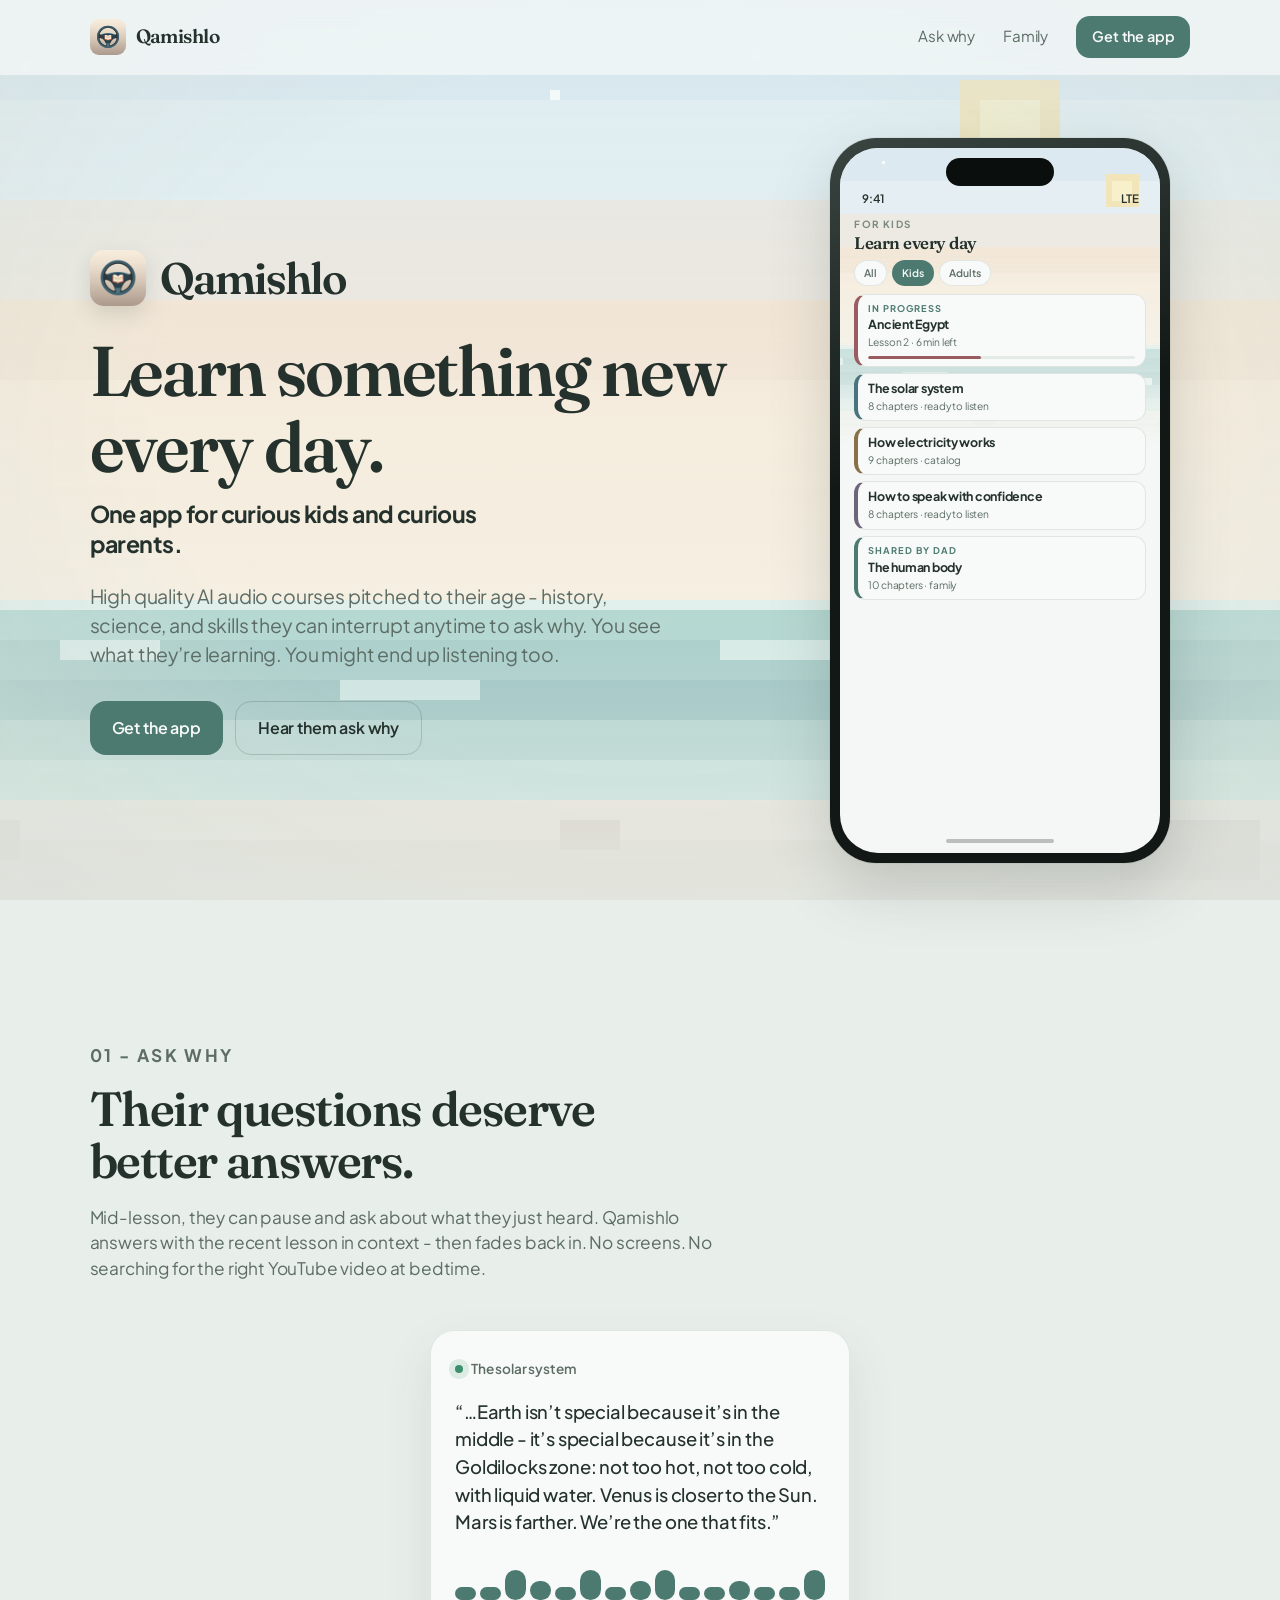
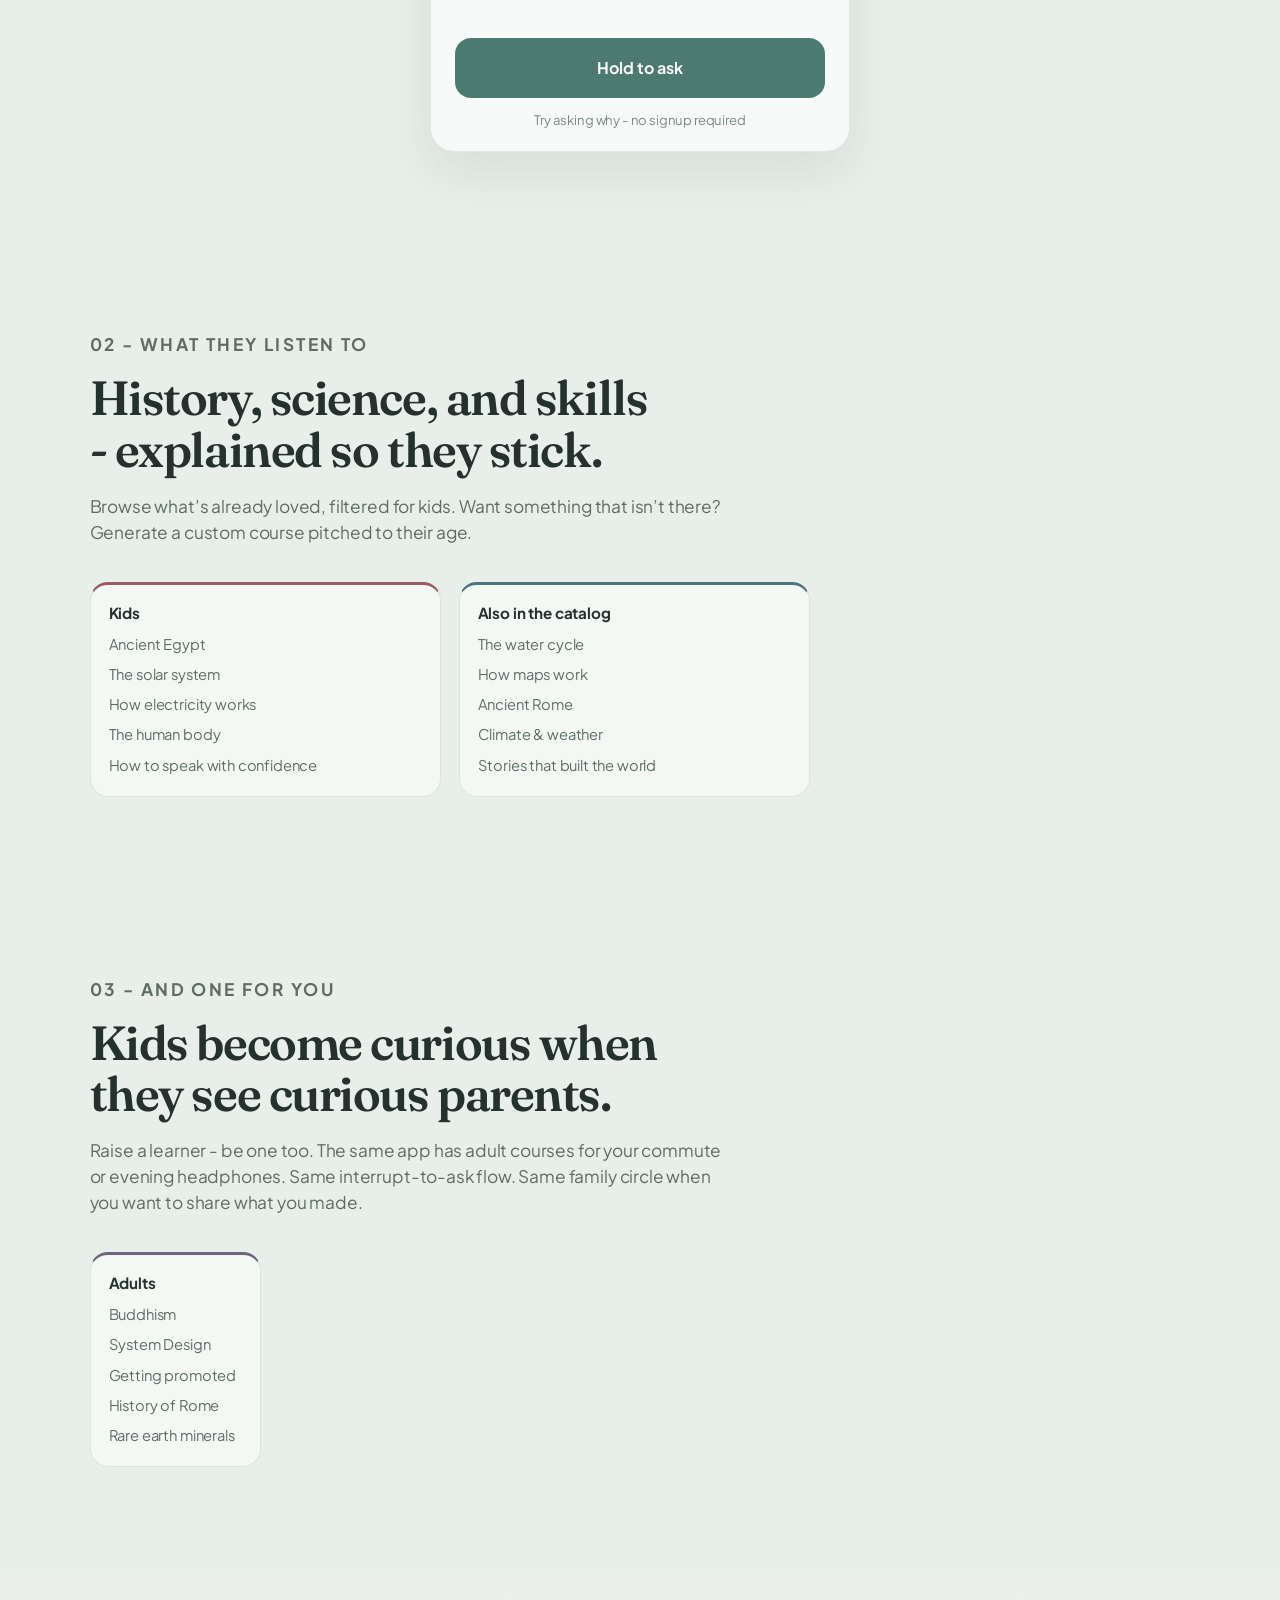
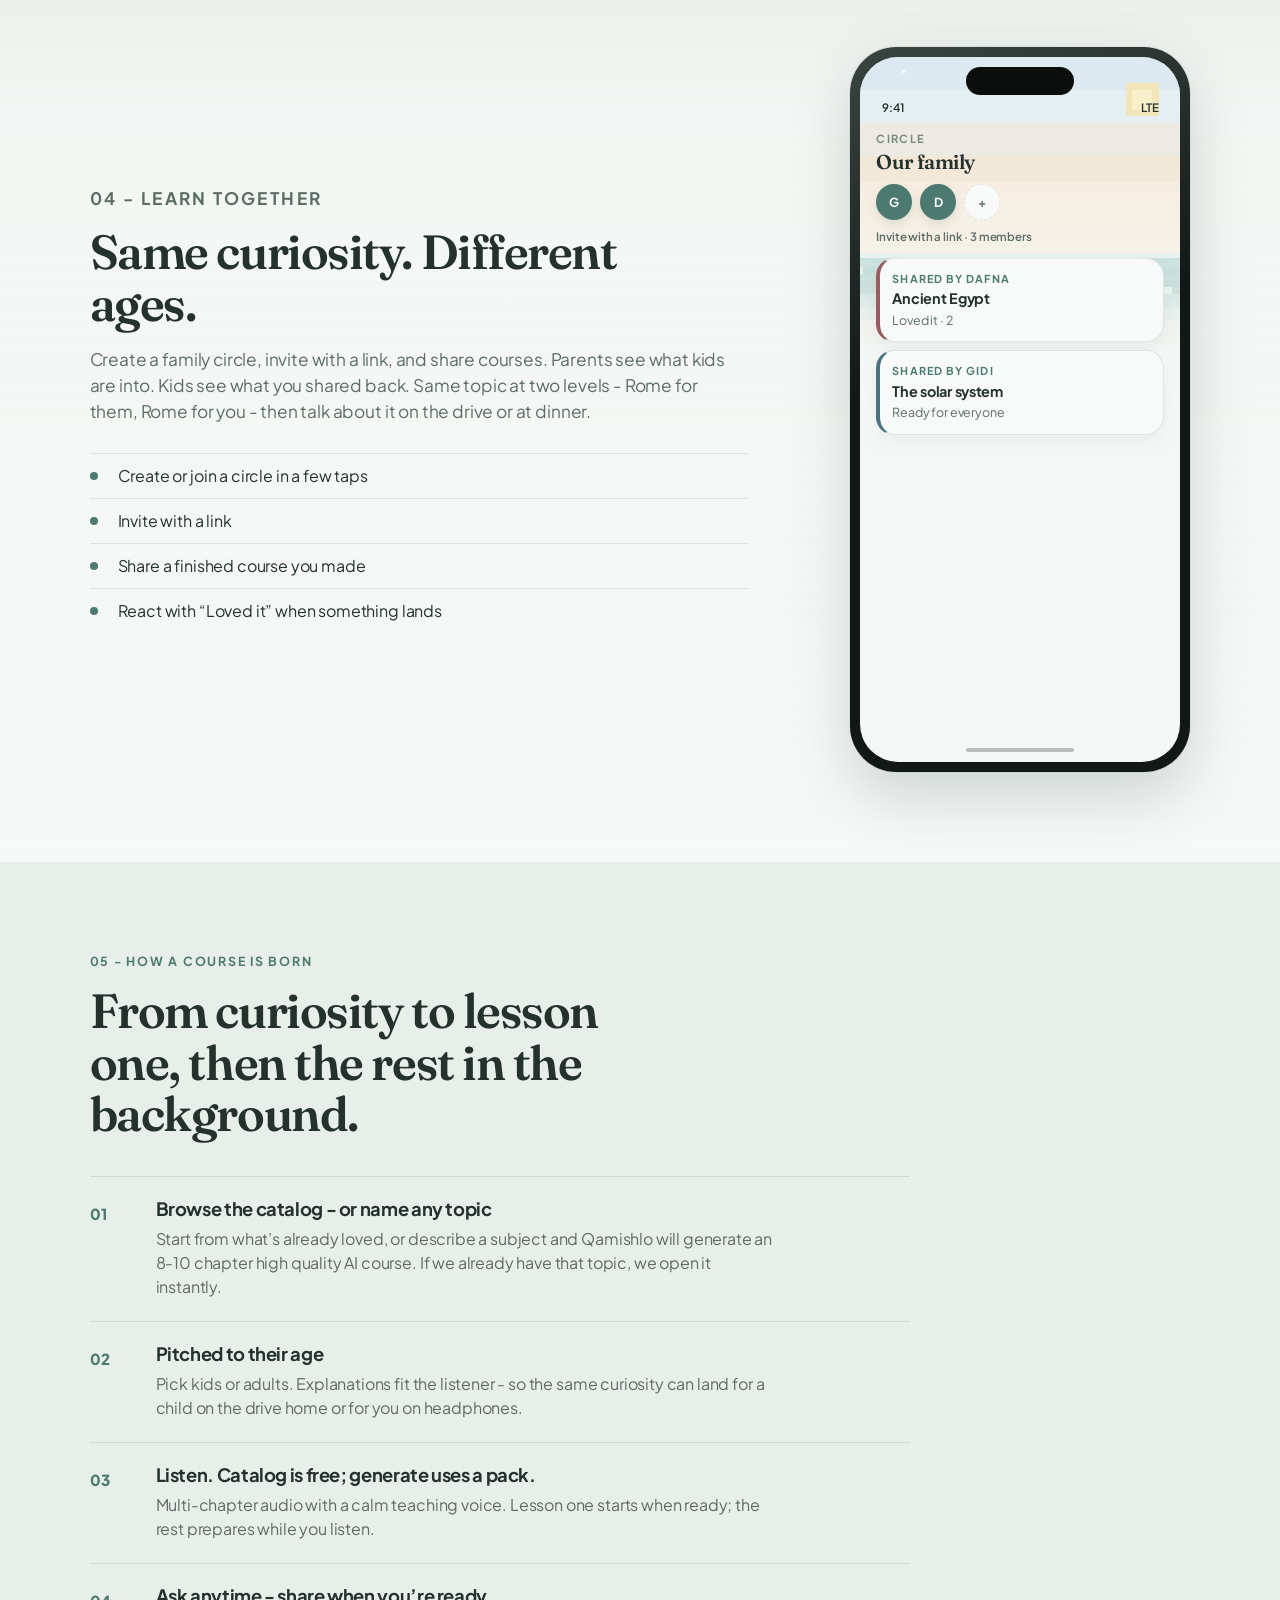
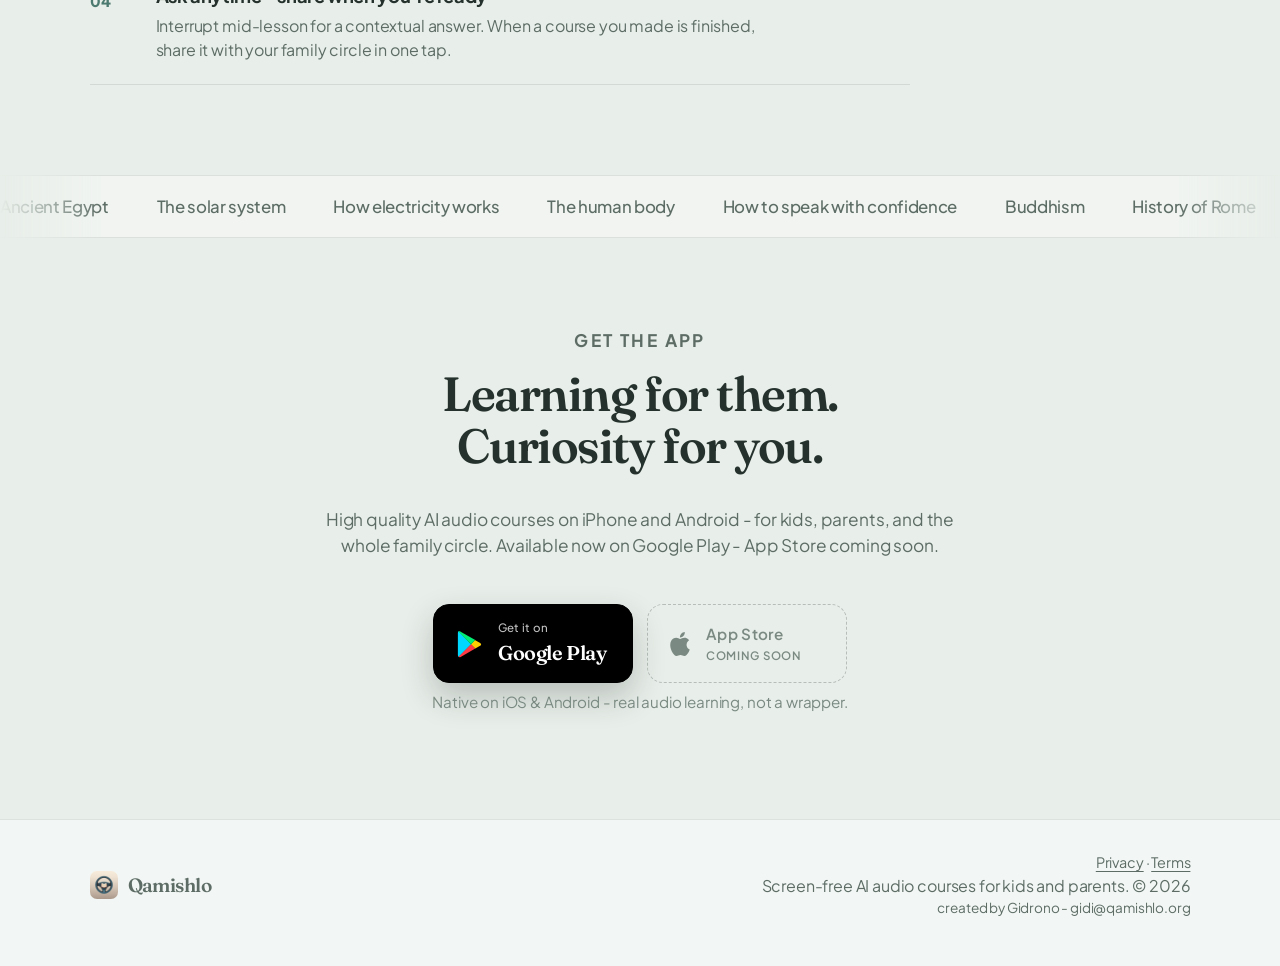
<file: index.html>
<!DOCTYPE html>
<html lang="en">
  <head>
    <meta charset="UTF-8" />
    <meta name="viewport" content="width=device-width, initial-scale=1.0" />
    <title>Qamishlo - Learn something new every day.</title>
    <meta
      name="description"
      content="One app for curious kids and curious parents. Age-pitched AI audio courses - history, science, and skills they can ask about mid-lesson. Share with your family."
    />
    <meta name="theme-color" content="#e8eee9" />
    <meta property="og:title" content="Qamishlo - Learn something new every day." />
    <meta
      property="og:description"
      content="One app for curious kids and curious parents. High quality AI audio courses pitched to their age - ask why anytime, share with your family."
    />
    <meta property="og:type" content="website" />
    <link rel="icon" href="favicon.png?v=2" type="image/png" />
    <link rel="apple-touch-icon" href="apple-touch-icon.png?v=2" />
    <link rel="preconnect" href="https://fonts.googleapis.com" />
    <link rel="preconnect" href="https://fonts.gstatic.com" crossorigin />
    <link
      href="https://fonts.googleapis.com/css2?family=Fraunces:opsz,wght@9..144,500;600&family=Plus+Jakarta+Sans:wght@400;500;600;700;800&display=swap"
      rel="stylesheet"
    />
    <link rel="stylesheet" href="styles.css" />
  </head>
  <body>
    <div class="world" aria-hidden="true">
      <img class="world-svg" src="vista.svg" alt="" />
      <div class="mist"></div>
      <div class="vignette"></div>
    </div>

    <header class="nav">
      <a class="logo" href="#top" aria-label="Qamishlo home">
        <img class="logo-mark" src="mark.png?v=2" width="36" height="36" alt="" />
        <span class="logo-word">Qamishlo</span>
      </a>
      <nav class="nav-links" aria-label="Primary">
        <a href="#ask">Ask why</a>
        <a href="#family">Family</a>
        <a class="btn btn-sm" href="#download">Get the app</a>
      </nav>
      <button class="nav-toggle" type="button" aria-label="Open menu" aria-expanded="false">
        <span></span><span></span>
      </button>
    </header>

    <main id="top">
      <section class="hero">
        <div class="hero-copy">
          <p class="brand-lockup reveal">
            <img class="brand-mark" src="mark.png?v=2" width="56" height="56" alt="" />
            <span class="brand-name">Qamishlo</span>
          </p>
          <h1 class="reveal">Learn something new every day.</h1>
          <p class="hero-sub reveal">One app for curious kids and curious parents.</p>
          <p class="lede reveal">
            High quality AI audio courses pitched to their age - history, science, and skills they
            can interrupt anytime to ask why. You see what they’re learning. You might end up
            listening too.
          </p>
          <div class="hero-actions reveal">
            <a class="btn" href="#download">Get the app</a>
            <a class="btn btn-ghost" href="#ask">Hear them ask why</a>
          </div>
        </div>

        <div class="hero-phone reveal">
          <div class="phone" data-home-phone aria-label="Qamishlo home screen with kids courses">
            <div class="phone-inner">
              <div class="app-vista"><img src="vista.svg" alt="" /></div>
              <div class="island"></div>
              <div class="status-bar"><span>9:41</span><span>LTE</span></div>
              <div class="app-screen home-screen">
                <p class="app-kicker" data-home-kicker>For kids</p>
                <h2 class="app-title">Learn every day</h2>
                <div class="chips" role="tablist" aria-label="Course audience">
                  <button type="button" class="chip" role="tab" data-home-filter="all" aria-selected="false">
                    All
                  </button>
                  <button
                    type="button"
                    class="chip selected"
                    role="tab"
                    data-home-filter="kids"
                    aria-selected="true"
                  >
                    Kids
                  </button>
                  <button
                    type="button"
                    class="chip"
                    role="tab"
                    data-home-filter="adults"
                    aria-selected="false"
                  >
                    Adults
                  </button>
                </div>
                <div class="home-courses" data-home-courses>
                  <article class="course-card accent-rose" data-audience="kids">
                    <p class="course-kicker">In progress</p>
                    <h3>Ancient Egypt</h3>
                    <p class="course-meta">Lesson 2 · 6 min left</p>
                    <div class="progress"><span style="width: 42%"></span></div>
                  </article>
                  <article class="course-card accent-sky" data-audience="kids">
                    <h3>The solar system</h3>
                    <p class="course-meta">8 chapters · ready to listen</p>
                  </article>
                  <article class="course-card accent-amber" data-audience="kids">
                    <h3>How electricity works</h3>
                    <p class="course-meta">9 chapters · catalog</p>
                  </article>
                  <article class="course-card accent-violet" data-audience="kids">
                    <h3>How to speak with confidence</h3>
                    <p class="course-meta">8 chapters · ready to listen</p>
                  </article>
                  <article class="course-card accent-mint" data-audience="kids">
                    <p class="course-kicker">Shared by Dad</p>
                    <h3>The human body</h3>
                    <p class="course-meta">10 chapters · family</p>
                  </article>
                  <article class="course-card accent-rose" data-audience="adults" hidden>
                    <p class="course-kicker">In progress</p>
                    <h3>Buddhism</h3>
                    <p class="course-meta">Lesson 1 · 8 min left</p>
                    <div class="progress"><span style="width: 38%"></span></div>
                  </article>
                  <article class="course-card accent-sky" data-audience="adults" hidden>
                    <h3>System Design</h3>
                    <p class="course-meta">8 chapters · ready to listen</p>
                  </article>
                  <article class="course-card accent-amber" data-audience="adults" hidden>
                    <h3>Getting promoted</h3>
                    <p class="course-meta">7 chapters · catalog</p>
                  </article>
                  <article class="course-card accent-violet" data-audience="adults" hidden>
                    <h3>History of Rome</h3>
                    <p class="course-meta">12 chapters · ready to listen</p>
                  </article>
                  <article class="course-card accent-mint" data-audience="adults" hidden>
                    <h3>Rare earth minerals</h3>
                    <p class="course-meta">10 chapters · catalog</p>
                  </article>
                </div>
              </div>
              <div class="home-indicator"></div>
            </div>
          </div>
        </div>
      </section>

      <section class="interrupt" id="ask">
        <div class="interrupt-head">
          <p class="kicker">01 - Ask why</p>
          <h2>Their questions deserve better answers.</h2>
          <p>
            Mid-lesson, they can pause and ask about what they just heard. Qamishlo answers with the
            recent lesson in context - then fades back in. No screens. No searching for the right
            YouTube video at bedtime.
          </p>
        </div>

        <div class="demo" data-demo>
          <div class="demo-phone">
            <div class="demo-bar">
              <span class="demo-live"></span>
              The solar system
            </div>
            <p class="demo-lesson" data-lesson>
              “…Earth isn’t special because it’s in the middle - it’s special because it’s in the
              Goldilocks zone: not too hot, not too cold, with liquid water. Venus is closer to the
              Sun. Mars is farther. We’re the one that fits.”
            </p>
            <div class="wave" aria-hidden="true">
              <span></span><span></span><span></span><span></span><span></span>
              <span></span><span></span><span></span><span></span><span></span>
              <span></span><span></span><span></span><span></span><span></span>
            </div>
            <div class="demo-chat" data-chat hidden></div>
            <button class="interrupt-btn" type="button" data-interrupt>
              <span data-interrupt-label>Hold to ask</span>
            </button>
            <p class="demo-hint">Try asking why - no signup required</p>
          </div>
        </div>
      </section>

      <section class="library" id="library">
        <div class="library-head">
          <p class="kicker">02 - What they listen to</p>
          <h2>History, science, and skills - explained so they stick.</h2>
          <p>
            Browse what’s already loved, filtered for kids. Want something that isn’t there? Generate
            a custom course pitched to their age.
          </p>
        </div>
        <div class="cats">
          <article class="cat accent-rose">
            <h3>Kids</h3>
            <p>Ancient Egypt</p>
            <p>The solar system</p>
            <p>How electricity works</p>
            <p>The human body</p>
            <p>How to speak with confidence</p>
          </article>
          <article class="cat accent-sky">
            <h3>Also in the catalog</h3>
            <p>The water cycle</p>
            <p>How maps work</p>
            <p>Ancient Rome</p>
            <p>Climate &amp; weather</p>
            <p>Stories that built the world</p>
          </article>
        </div>
      </section>

      <section class="for-you" id="for-you" aria-labelledby="for-you-title">
        <div class="for-you-copy">
          <p class="kicker">03 - And one for you</p>
          <h2 id="for-you-title">Kids become curious when they see curious parents.</h2>
          <p>
            Raise a learner - be one too. The same app has adult courses for your commute or evening
            headphones. Same interrupt-to-ask flow. Same family circle when you want to share what
            you made.
          </p>
        </div>
        <div class="cats cats-adult">
          <article class="cat accent-violet">
            <h3>Adults</h3>
            <p>Buddhism</p>
            <p>System Design</p>
            <p>Getting promoted</p>
            <p>History of Rome</p>
            <p>Rare earth minerals</p>
          </article>
        </div>
      </section>

      <section class="stage" id="family" aria-labelledby="stage-title">
        <div class="stage-copy">
          <p class="kicker">04 - Learn together</p>
          <h2 id="stage-title">Same curiosity. Different ages.</h2>
          <p>
            Create a family circle, invite with a link, and share courses. Parents see what kids are
            into. Kids see what you shared back. Same topic at two levels - Rome for them, Rome for
            you - then talk about it on the drive or at dinner.
          </p>
          <ul class="checklist">
            <li>Create or join a circle in a few taps</li>
            <li>Invite with a link</li>
            <li>Share a finished course you made</li>
            <li>React with “Loved it” when something lands</li>
          </ul>
        </div>

        <div class="phone-wrap reveal">
          <div class="phone" role="img" aria-label="Qamishlo Our family screen with shared courses">
            <div class="phone-inner">
              <div class="app-vista"><img src="vista.svg" alt="" /></div>
              <div class="island"></div>
              <div class="status-bar"><span>9:41</span><span>LTE</span></div>
              <div class="app-screen family-screen">
                <p class="app-kicker">Circle</p>
                <h2 class="app-title">Our family</h2>
                <div class="family-members" aria-hidden="true">
                  <span class="member-avatar">G</span>
                  <span class="member-avatar">D</span>
                  <span class="member-avatar soft">+</span>
                </div>
                <p class="family-invite">Invite with a link · 3 members</p>
                <article class="course-card accent-rose compact">
                  <p class="course-kicker">Shared by Dafna</p>
                  <h3>Ancient Egypt</h3>
                  <p class="course-meta">Loved it · 2</p>
                </article>
                <article class="course-card accent-sky compact">
                  <p class="course-kicker">Shared by Gidi</p>
                  <h3>The solar system</h3>
                  <p class="course-meta">Ready for everyone</p>
                </article>
              </div>
              <div class="home-indicator"></div>
            </div>
          </div>
        </div>
      </section>

      <section class="steps" id="how">
        <p class="kicker">05 - How a course is born</p>
        <h2>From curiosity to lesson one, then the rest in the background.</h2>
        <ol class="step-list">
          <li class="reveal">
            <span class="step-num">01</span>
            <div>
              <h3>Browse the catalog - or name any topic</h3>
              <p>
                Start from what’s already loved, or describe a subject and Qamishlo will generate an
                8-10 chapter high quality AI course. If we already have that topic, we open it
                instantly.
              </p>
            </div>
          </li>
          <li class="reveal">
            <span class="step-num">02</span>
            <div>
              <h3>Pitched to their age</h3>
              <p>
                Pick kids or adults. Explanations fit the listener - so the same curiosity can land
                for a child on the drive home or for you on headphones.
              </p>
            </div>
          </li>
          <li class="reveal">
            <span class="step-num">03</span>
            <div>
              <h3>Listen. Catalog is free; generate uses a pack.</h3>
              <p>
                Multi-chapter audio with a calm teaching voice. Lesson one starts when ready; the
                rest prepares while you listen.
              </p>
            </div>
          </li>
          <li class="reveal">
            <span class="step-num">04</span>
            <div>
              <h3>Ask anytime - share when you’re ready</h3>
              <p>
                Interrupt mid-lesson for a contextual answer. When a course you made is finished,
                share it with your family circle in one tap.
              </p>
            </div>
          </li>
        </ol>
      </section>

      <div class="marquee" aria-hidden="true">
        <div class="marquee-track">
          <span>Ancient Egypt</span><span>The solar system</span>
          <span>How electricity works</span><span>The human body</span>
          <span>How to speak with confidence</span><span>Buddhism</span>
          <span>History of Rome</span><span>The water cycle</span>
          <span>Ancient Egypt</span><span>The solar system</span>
          <span>How electricity works</span><span>The human body</span>
          <span>How to speak with confidence</span><span>Buddhism</span>
          <span>History of Rome</span><span>The water cycle</span>
        </div>
      </div>

      <section class="download" id="download">
        <p class="kicker">Get the app</p>
        <h2>Learning for them. Curiosity for you.</h2>
        <p>
          High quality AI audio courses on iPhone and Android - for kids, parents, and the whole
          family circle. Available now on Google Play - App Store coming soon.
        </p>
        <div class="store-buttons">
          <a
            class="store-btn store-btn-play"
            href="https://play.google.com/store/apps/details?id=com.qamishlo.app.beta"
            target="_blank"
            rel="noopener"
          >
            <svg class="store-btn-logo" viewBox="0 0 24 24" aria-hidden="true">
              <path fill="#00d7fe" d="M3.6 1.8c-.3.3-.5.8-.5 1.4v17.6c0 .6.2 1.1.5 1.4l.1.1 9.9-9.9v-.2L3.7 1.7z" />
              <path fill="#ffce00" d="M16.9 15.6l-3.3-3.3v-.2l3.3-3.3.1.1 3.9 2.2c1.1.6 1.1 1.7 0 2.3l-3.9 2.2z" />
              <path fill="#ff3a44" d="M17 15.5l-3.4-3.4L3.6 22.2c.4.4 1 .4 1.7.1L17 15.5" />
              <path fill="#00f076" d="M17 8.8L5.3 2.1c-.7-.4-1.3-.3-1.7.1l10 10L17 8.8z" />
            </svg>
            <span class="store-btn-text">
              <span class="store-btn-kicker">Get it on</span>
              <span class="store-btn-name">Google Play</span>
            </span>
          </a>
          <div class="store-btn store-btn-soon" aria-label="App Store - coming soon">
            <svg class="store-btn-logo" viewBox="0 0 24 24" aria-hidden="true">
              <path
                fill="currentColor"
                d="M12.152 6.896c-.948 0-2.415-1.078-3.96-1.04-2.04.027-3.91 1.183-4.961 3.014-2.117 3.675-.546 9.103 1.519 12.09 1.013 1.454 2.208 3.09 3.792 3.039 1.52-.065 2.09-.987 3.935-.987 1.831 0 2.35.987 3.96.948 1.637-.026 2.676-1.48 3.676-2.948 1.156-1.688 1.636-3.325 1.662-3.415-.039-.013-3.182-1.221-3.22-4.857-.026-3.04 2.48-4.494 2.597-4.559-1.429-2.09-3.623-2.324-4.39-2.376-2-.156-3.675 1.09-4.61 1.09zM15.53 3.83c.843-1.012 1.4-2.427 1.245-3.83-1.207.052-2.662.805-3.532 1.818-.78.896-1.454 2.338-1.273 3.714 1.338.104 2.715-.688 3.559-1.701"
              />
            </svg>
            <span class="store-btn-text">
              <span class="store-btn-kicker">App Store</span>
              <span class="store-btn-note">Coming soon</span>
            </span>
          </div>
        </div>
        <p class="native-note">Native on iOS &amp; Android - real audio learning, not a wrapper.</p>
      </section>
    </main>

    <footer class="footer">
      <a class="logo" href="#top">
        <img class="logo-mark" src="mark.png?v=2" width="28" height="28" alt="" />
        <span class="logo-word">Qamishlo</span>
      </a>
      <div class="footer-meta">
        <p class="footer-links">
          <a href="/privacy">Privacy</a>
          <span aria-hidden="true">·</span>
          <a href="/terms">Terms</a>
        </p>
        <p>Screen-free AI audio courses for kids and parents. © 2026</p>
        <p class="footer-credit">
          created by Gidrono -
          <a href="mailto:gidi@qamishlo.org">gidi@qamishlo.org</a>
        </p>
      </div>
    </footer>

    <script src="script.js"></script>
  </body>
</html>
</file>
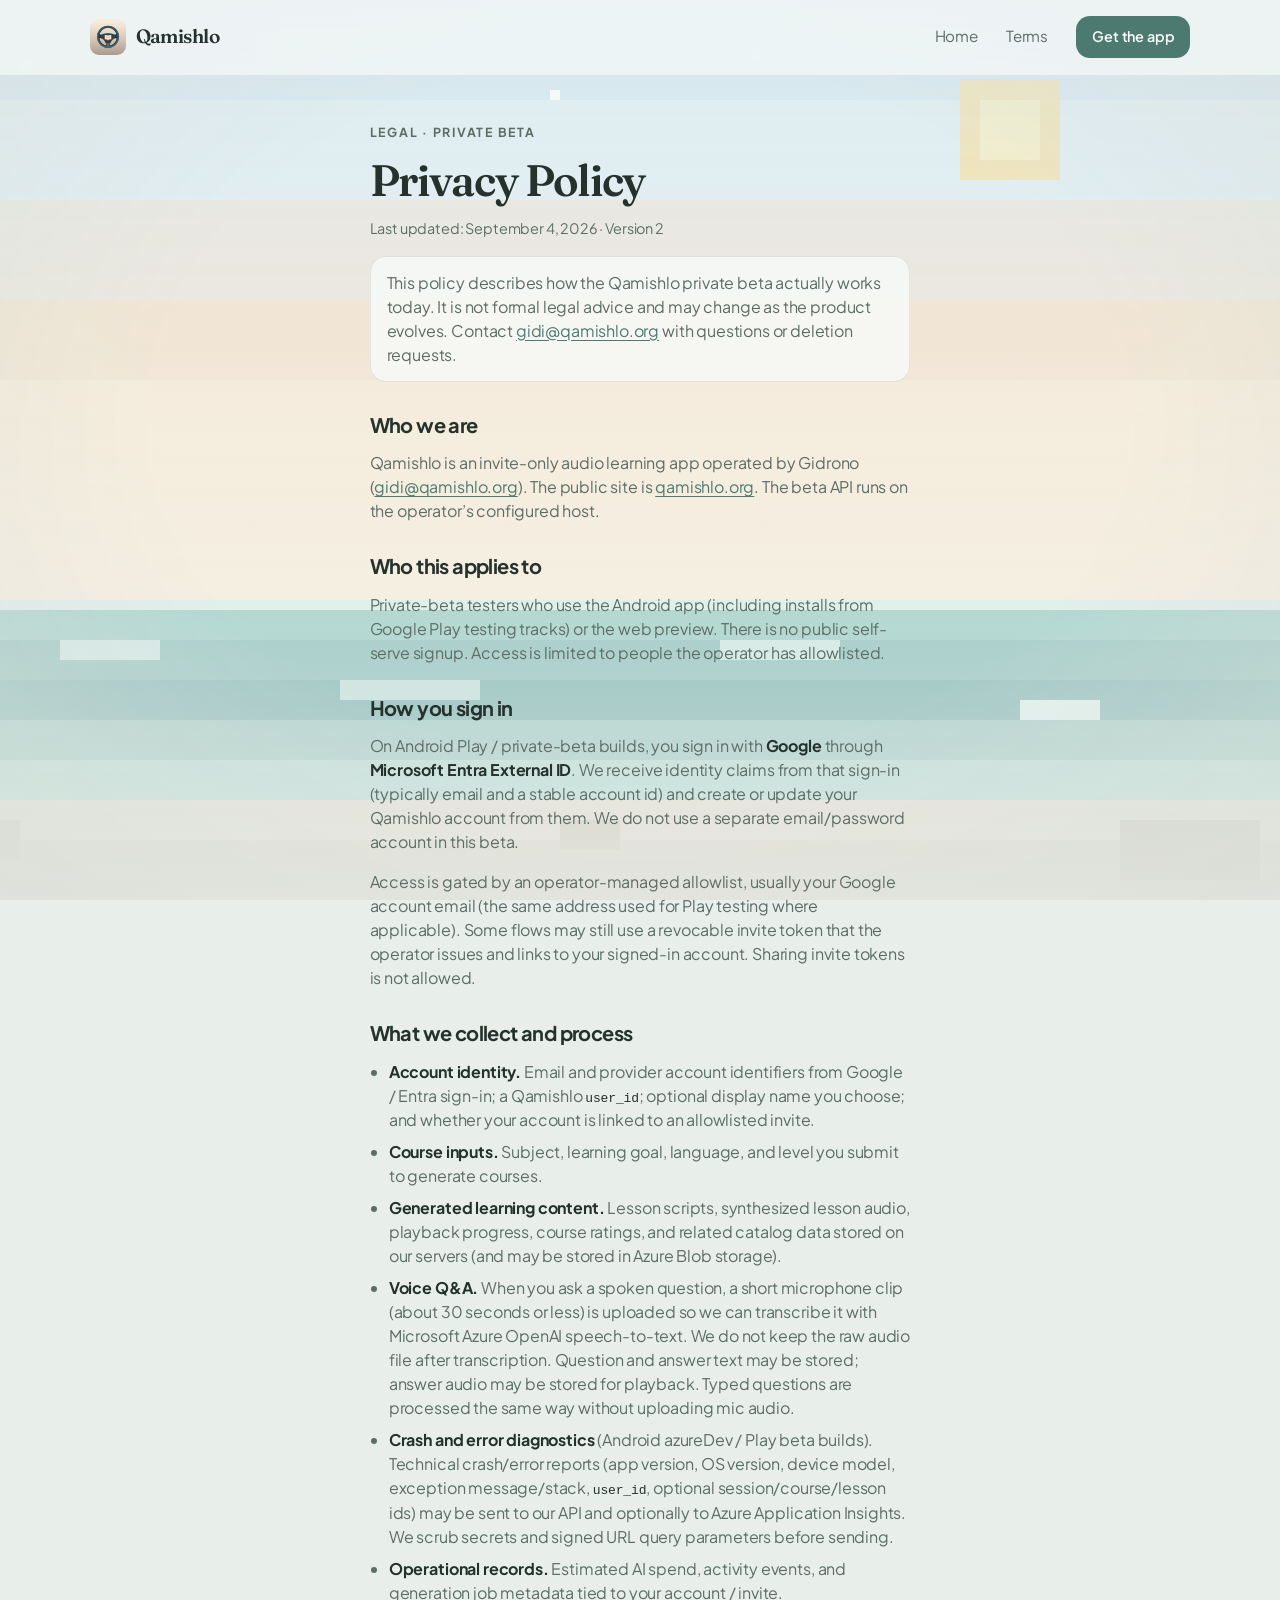
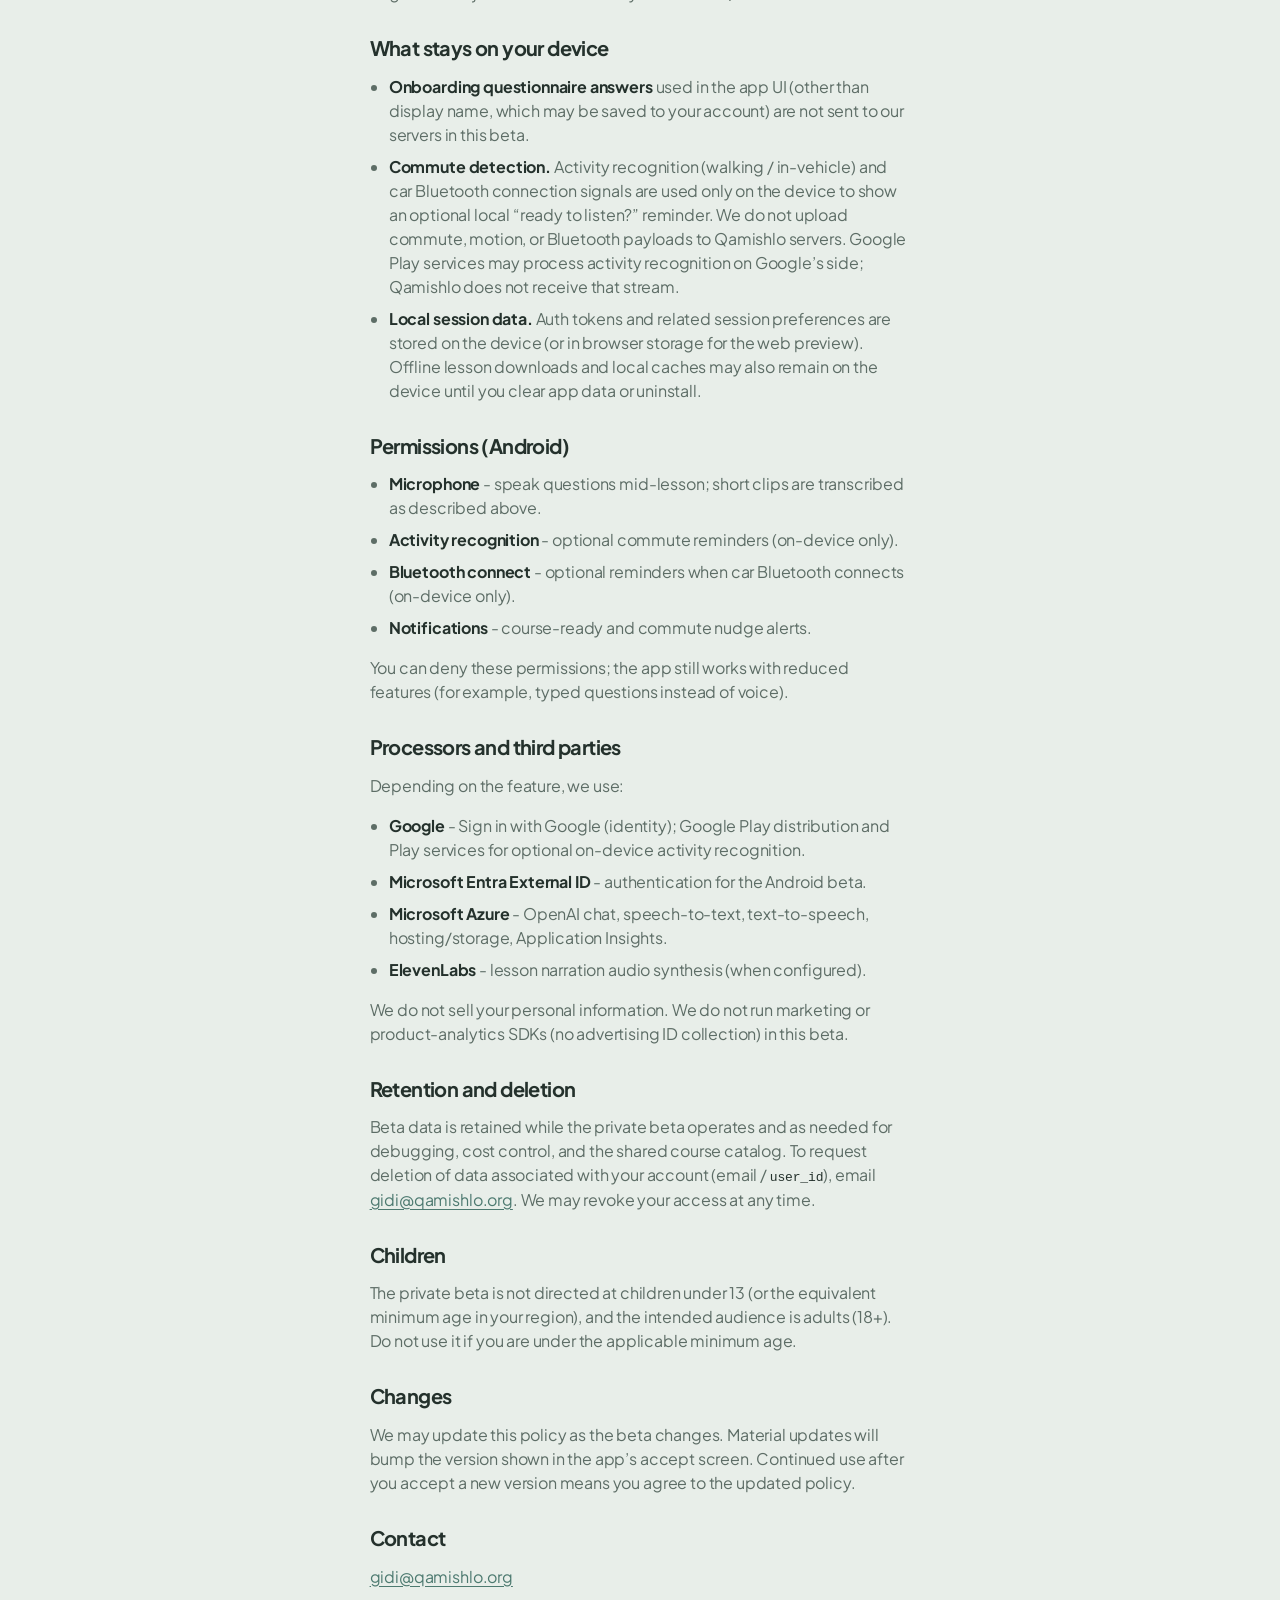
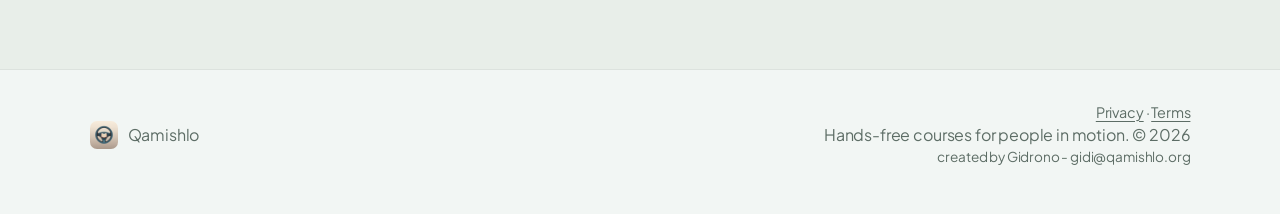
<file: privacy/index.html>
<!DOCTYPE html>
<html lang="en">
  <head>
    <meta charset="UTF-8" />
    <meta name="viewport" content="width=device-width, initial-scale=1.0" />
    <title>Privacy Policy - Qamishlo</title>
    <meta
      name="description"
      content="How Qamishlo handles data in the private beta: Google sign-in, voice Q&A, course generation, and crash telemetry."
    />
    <meta name="theme-color" content="#e8eee9" />
    <link rel="icon" href="../favicon.png?v=2" type="image/png" />
    <link rel="apple-touch-icon" href="../apple-touch-icon.png?v=2" />
    <link rel="preconnect" href="https://fonts.googleapis.com" />
    <link rel="preconnect" href="https://fonts.gstatic.com" crossorigin />
    <link
      href="https://fonts.googleapis.com/css2?family=Fraunces:opsz,wght@9..144,500;600&family=Plus+Jakarta+Sans:wght@400;500;600;700;800&display=swap"
      rel="stylesheet"
    />
    <link rel="stylesheet" href="../styles.css" />
  </head>
  <body>
    <div class="world" aria-hidden="true">
      <img class="world-svg" src="../vista.svg" alt="" />
      <div class="mist"></div>
      <div class="vignette"></div>
    </div>

    <header class="nav">
      <a class="logo" href="/" aria-label="Qamishlo home">
        <img class="logo-mark" src="../mark.png?v=2" width="36" height="36" alt="" />
        <span class="logo-word">Qamishlo</span>
      </a>
      <nav class="nav-links" aria-label="Primary">
        <a href="/">Home</a>
        <a href="/terms">Terms</a>
        <a class="btn btn-sm" href="/#download">Get the app</a>
      </nav>
    </header>

    <main class="legal">
      <p class="eyebrow">Legal · Private beta</p>
      <h1>Privacy Policy</h1>
      <p class="legal-meta">Last updated: September 4, 2026 · Version 2</p>
      <p class="legal-note">
        This policy describes how the Qamishlo private beta actually works today. It is not formal
        legal advice and may change as the product evolves. Contact
        <a href="mailto:gidi@qamishlo.org">gidi@qamishlo.org</a> with questions or deletion
        requests.
      </p>

      <h2>Who we are</h2>
      <p>
        Qamishlo is an invite-only audio learning app operated by Gidrono
        (<a href="mailto:gidi@qamishlo.org">gidi@qamishlo.org</a>). The public site is
        <a href="https://qamishlo.org">qamishlo.org</a>. The beta API runs on the operator’s
        configured host.
      </p>

      <h2>Who this applies to</h2>
      <p>
        Private-beta testers who use the Android app (including installs from Google Play testing
        tracks) or the web preview. There is no public self-serve signup. Access is limited to
        people the operator has allowlisted.
      </p>

      <h2>How you sign in</h2>
      <p>
        On Android Play / private-beta builds, you sign in with <strong>Google</strong> through
        <strong>Microsoft Entra External ID</strong>. We receive identity claims from that sign-in
        (typically email and a stable account id) and create or update your Qamishlo account from
        them. We do not use a separate email/password account in this beta.
      </p>
      <p>
        Access is gated by an operator-managed allowlist, usually your Google account email (the
        same address used for Play testing where applicable). Some flows may still use a revocable
        invite token that the operator issues and links to your signed-in account. Sharing invite
        tokens is not allowed.
      </p>

      <h2>What we collect and process</h2>
      <ul>
        <li>
          <strong>Account identity.</strong> Email and provider account identifiers from Google /
          Entra sign-in; a Qamishlo <code>user_id</code>; optional display name you choose; and
          whether your account is linked to an allowlisted invite.
        </li>
        <li>
          <strong>Course inputs.</strong> Subject, learning goal, language, and level you submit to
          generate courses.
        </li>
        <li>
          <strong>Generated learning content.</strong> Lesson scripts, synthesized lesson audio,
          playback progress, course ratings, and related catalog data stored on our servers (and may
          be stored in Azure Blob storage).
        </li>
        <li>
          <strong>Voice Q&amp;A.</strong> When you ask a spoken question, a short microphone clip
          (about 30 seconds or less) is uploaded so we can transcribe it with Microsoft Azure OpenAI
          speech-to-text. We do not keep the raw audio file after transcription. Question and answer
          text may be stored; answer audio may be stored for playback. Typed questions are processed
          the same way without uploading mic audio.
        </li>
        <li>
          <strong>Crash and error diagnostics</strong> (Android azureDev / Play beta builds).
          Technical crash/error reports (app version, OS version, device model, exception
          message/stack, <code>user_id</code>, optional session/course/lesson ids) may be sent to our
          API and optionally to Azure Application Insights. We scrub secrets and signed URL query
          parameters before sending.
        </li>
        <li>
          <strong>Operational records.</strong> Estimated AI spend, activity events, and generation
          job metadata tied to your account / invite.
        </li>
      </ul>

      <h2>What stays on your device</h2>
      <ul>
        <li>
          <strong>Onboarding questionnaire answers</strong> used in the app UI (other than display
          name, which may be saved to your account) are not sent to our servers in this beta.
        </li>
        <li>
          <strong>Commute detection.</strong> Activity recognition (walking / in-vehicle) and car
          Bluetooth connection signals are used only on the device to show an optional local
          “ready to listen?” reminder. We do not upload commute, motion, or Bluetooth payloads to
          Qamishlo servers. Google Play services may process activity recognition on Google’s side;
          Qamishlo does not receive that stream.
        </li>
        <li>
          <strong>Local session data.</strong> Auth tokens and related session preferences are stored
          on the device (or in browser storage for the web preview). Offline lesson downloads and
          local caches may also remain on the device until you clear app data or uninstall.
        </li>
      </ul>

      <h2>Permissions (Android)</h2>
      <ul>
        <li><strong>Microphone</strong> - speak questions mid-lesson; short clips are transcribed as described above.</li>
        <li><strong>Activity recognition</strong> - optional commute reminders (on-device only).</li>
        <li><strong>Bluetooth connect</strong> - optional reminders when car Bluetooth connects (on-device only).</li>
        <li><strong>Notifications</strong> - course-ready and commute nudge alerts.</li>
      </ul>
      <p>You can deny these permissions; the app still works with reduced features (for example, typed questions instead of voice).</p>

      <h2>Processors and third parties</h2>
      <p>Depending on the feature, we use:</p>
      <ul>
        <li>
          <strong>Google</strong> - Sign in with Google (identity); Google Play distribution and Play
          services for optional on-device activity recognition.
        </li>
        <li>
          <strong>Microsoft Entra External ID</strong> - authentication for the Android beta.
        </li>
        <li>
          <strong>Microsoft Azure</strong> - OpenAI chat, speech-to-text, text-to-speech,
          hosting/storage, Application Insights.
        </li>
        <li><strong>ElevenLabs</strong> - lesson narration audio synthesis (when configured).</li>
      </ul>
      <p>
        We do not sell your personal information. We do not run marketing or product-analytics SDKs
        (no advertising ID collection) in this beta.
      </p>

      <h2>Retention and deletion</h2>
      <p>
        Beta data is retained while the private beta operates and as needed for debugging, cost
        control, and the shared course catalog. To request deletion of data associated with your
        account (email / <code>user_id</code>), email
        <a href="mailto:gidi@qamishlo.org">gidi@qamishlo.org</a>. We may revoke your access at any
        time.
      </p>

      <h2>Children</h2>
      <p>
        The private beta is not directed at children under 13 (or the equivalent minimum age in your
        region), and the intended audience is adults (18+). Do not use it if you are under the
        applicable minimum age.
      </p>

      <h2>Changes</h2>
      <p>
        We may update this policy as the beta changes. Material updates will bump the version shown
        in the app’s accept screen. Continued use after you accept a new version means you agree to
        the updated policy.
      </p>

      <h2>Contact</h2>
      <p>
        <a href="mailto:gidi@qamishlo.org">gidi@qamishlo.org</a>
      </p>
    </main>

    <footer class="footer">
      <a class="logo" href="/">
        <img class="logo-mark" src="../mark.png?v=2" width="28" height="28" alt="" />
        Qamishlo
      </a>
      <div class="footer-meta">
        <p class="footer-links">
          <a href="/privacy">Privacy</a>
          <span aria-hidden="true">·</span>
          <a href="/terms">Terms</a>
        </p>
        <p>Hands-free courses for people in motion. © 2026</p>
        <p class="footer-credit">
          created by Gidrono -
          <a href="mailto:gidi@qamishlo.org">gidi@qamishlo.org</a>
        </p>
      </div>
    </footer>
  </body>
</html>
</file>
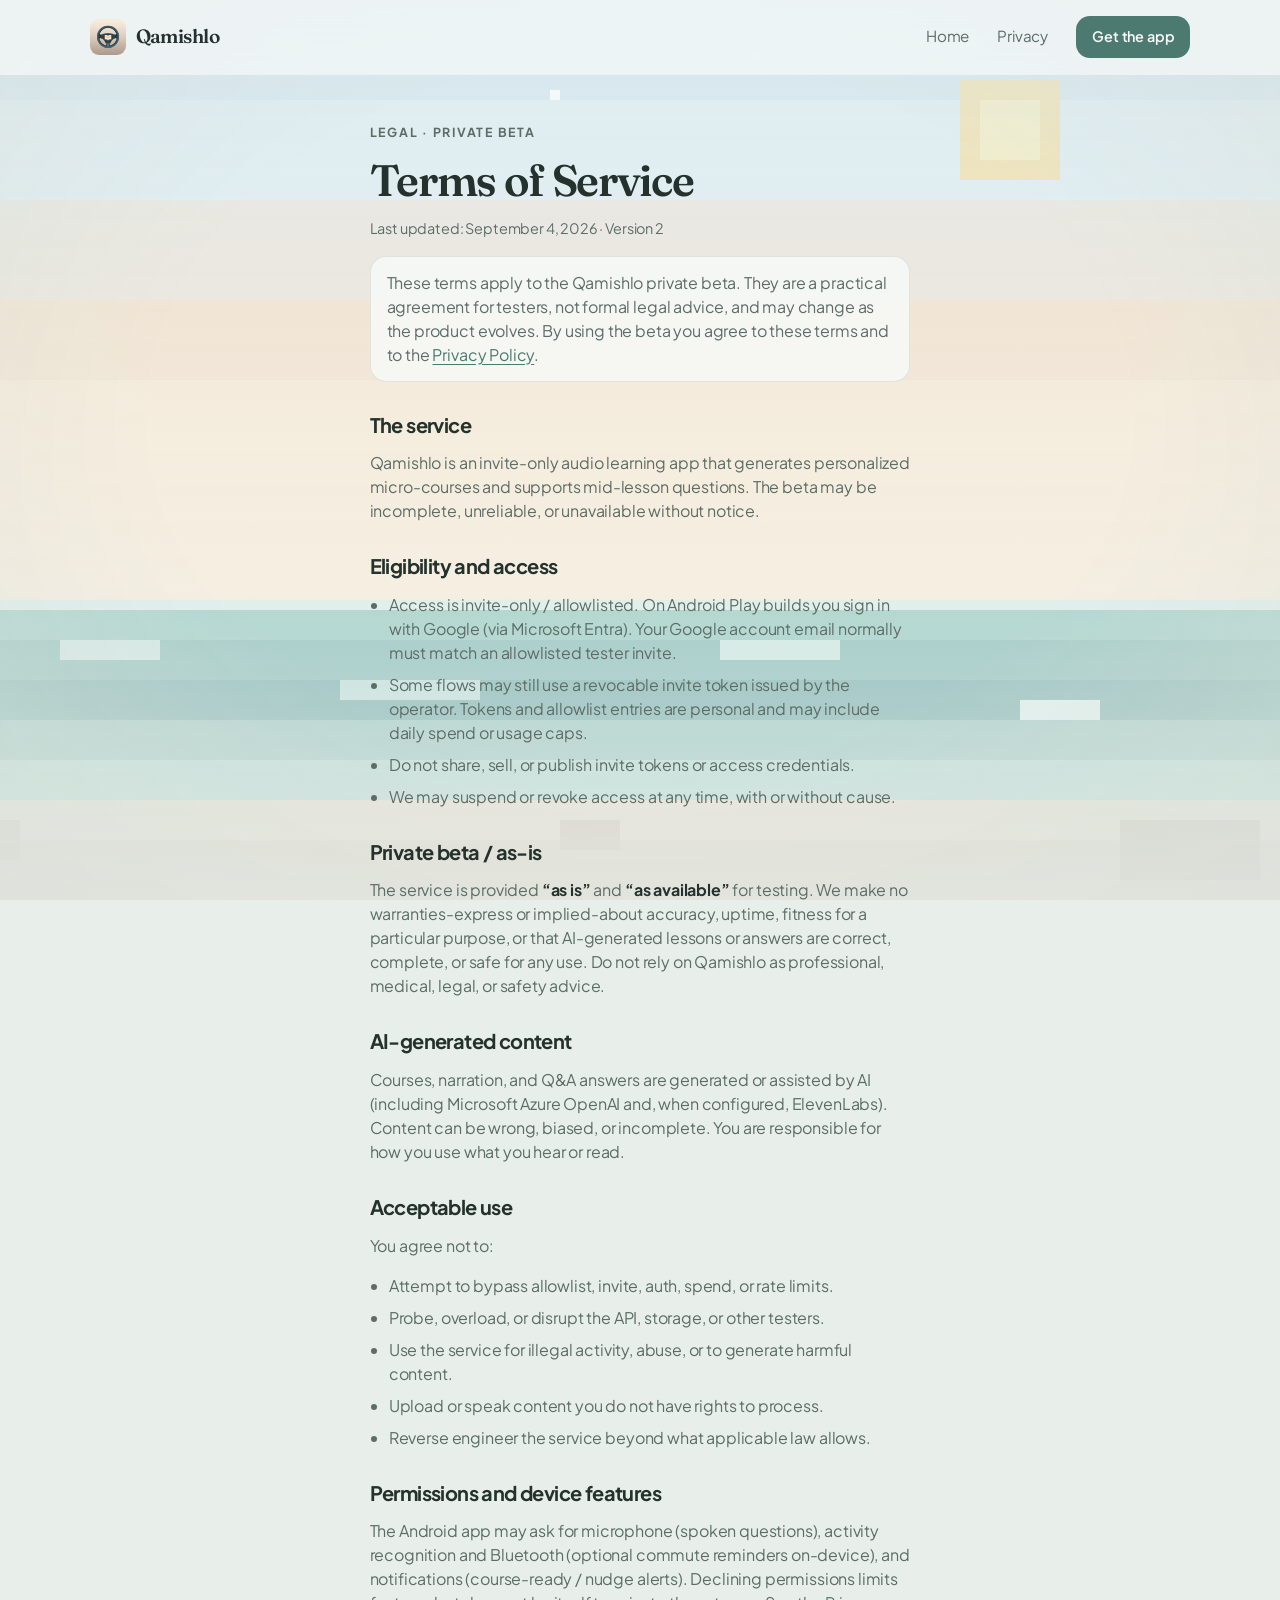
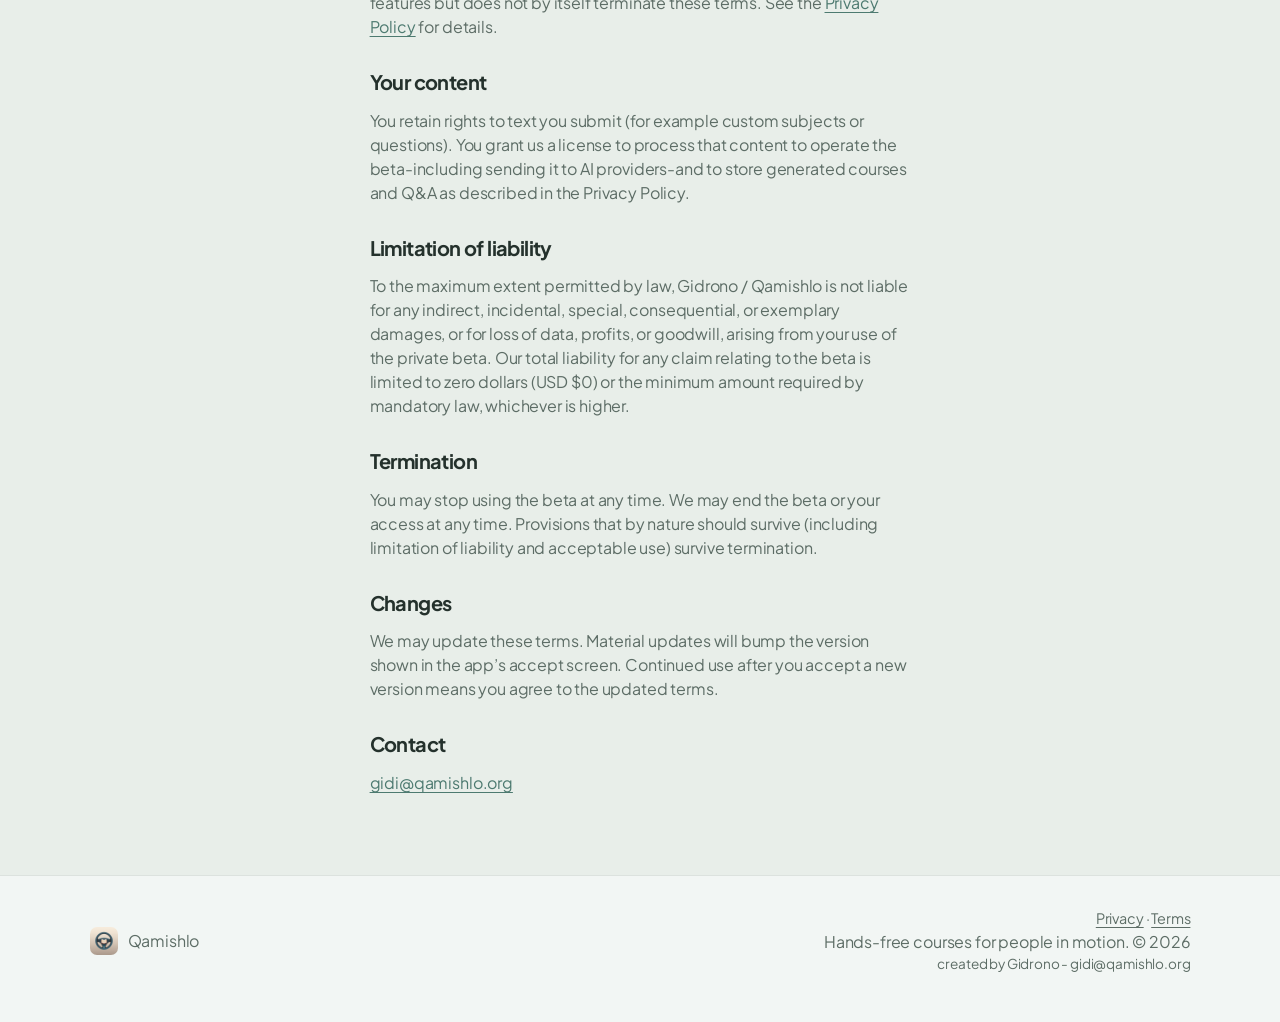
<file: terms/index.html>
<!DOCTYPE html>
<html lang="en">
  <head>
    <meta charset="UTF-8" />
    <meta name="viewport" content="width=device-width, initial-scale=1.0" />
    <title>Terms of Service - Qamishlo</title>
    <meta
      name="description"
      content="Terms for using the Qamishlo private beta: Google sign-in, allowlisted access, AI content, and acceptable use."
    />
    <meta name="theme-color" content="#e8eee9" />
    <link rel="icon" href="../favicon.png?v=2" type="image/png" />
    <link rel="apple-touch-icon" href="../apple-touch-icon.png?v=2" />
    <link rel="preconnect" href="https://fonts.googleapis.com" />
    <link rel="preconnect" href="https://fonts.gstatic.com" crossorigin />
    <link
      href="https://fonts.googleapis.com/css2?family=Fraunces:opsz,wght@9..144,500;600&family=Plus+Jakarta+Sans:wght@400;500;600;700;800&display=swap"
      rel="stylesheet"
    />
    <link rel="stylesheet" href="../styles.css" />
  </head>
  <body>
    <div class="world" aria-hidden="true">
      <img class="world-svg" src="../vista.svg" alt="" />
      <div class="mist"></div>
      <div class="vignette"></div>
    </div>

    <header class="nav">
      <a class="logo" href="/" aria-label="Qamishlo home">
        <img class="logo-mark" src="../mark.png?v=2" width="36" height="36" alt="" />
        <span class="logo-word">Qamishlo</span>
      </a>
      <nav class="nav-links" aria-label="Primary">
        <a href="/">Home</a>
        <a href="/privacy">Privacy</a>
        <a class="btn btn-sm" href="/#download">Get the app</a>
      </nav>
    </header>

    <main class="legal">
      <p class="eyebrow">Legal · Private beta</p>
      <h1>Terms of Service</h1>
      <p class="legal-meta">Last updated: September 4, 2026 · Version 2</p>
      <p class="legal-note">
        These terms apply to the Qamishlo private beta. They are a practical agreement for testers,
        not formal legal advice, and may change as the product evolves. By using the beta you agree
        to these terms and to the
        <a href="/privacy">Privacy Policy</a>.
      </p>

      <h2>The service</h2>
      <p>
        Qamishlo is an invite-only audio learning app that generates personalized micro-courses and
        supports mid-lesson questions. The beta may be incomplete, unreliable, or unavailable
        without notice.
      </p>

      <h2>Eligibility and access</h2>
      <ul>
        <li>
          Access is invite-only / allowlisted. On Android Play builds you sign in with Google
          (via Microsoft Entra). Your Google account email normally must match an allowlisted
          tester invite.
        </li>
        <li>
          Some flows may still use a revocable invite token issued by the operator. Tokens and
          allowlist entries are personal and may include daily spend or usage caps.
        </li>
        <li>Do not share, sell, or publish invite tokens or access credentials.</li>
        <li>We may suspend or revoke access at any time, with or without cause.</li>
      </ul>

      <h2>Private beta / as-is</h2>
      <p>
        The service is provided <strong>“as is”</strong> and <strong>“as available”</strong> for
        testing. We make no warranties-express or implied-about accuracy, uptime, fitness for a
        particular purpose, or that AI-generated lessons or answers are correct, complete, or safe
        for any use. Do not rely on Qamishlo as professional, medical, legal, or safety advice.
      </p>

      <h2>AI-generated content</h2>
      <p>
        Courses, narration, and Q&amp;A answers are generated or assisted by AI (including Microsoft
        Azure OpenAI and, when configured, ElevenLabs). Content can be wrong, biased, or
        incomplete. You are responsible for how you use what you hear or read.
      </p>

      <h2>Acceptable use</h2>
      <p>You agree not to:</p>
      <ul>
        <li>Attempt to bypass allowlist, invite, auth, spend, or rate limits.</li>
        <li>Probe, overload, or disrupt the API, storage, or other testers.</li>
        <li>Use the service for illegal activity, abuse, or to generate harmful content.</li>
        <li>Upload or speak content you do not have rights to process.</li>
        <li>Reverse engineer the service beyond what applicable law allows.</li>
      </ul>

      <h2>Permissions and device features</h2>
      <p>
        The Android app may ask for microphone (spoken questions), activity recognition and
        Bluetooth (optional commute reminders on-device), and notifications (course-ready / nudge
        alerts). Declining permissions limits features but does not by itself terminate these
        terms. See the <a href="/privacy">Privacy Policy</a> for details.
      </p>

      <h2>Your content</h2>
      <p>
        You retain rights to text you submit (for example custom subjects or questions). You grant
        us a license to process that content to operate the beta-including sending it to AI
        providers-and to store generated courses and Q&amp;A as described in the Privacy Policy.
      </p>

      <h2>Limitation of liability</h2>
      <p>
        To the maximum extent permitted by law, Gidrono / Qamishlo is not liable for any indirect,
        incidental, special, consequential, or exemplary damages, or for loss of data, profits, or
        goodwill, arising from your use of the private beta. Our total liability for any claim
        relating to the beta is limited to zero dollars (USD $0) or the minimum amount required by
        mandatory law, whichever is higher.
      </p>

      <h2>Termination</h2>
      <p>
        You may stop using the beta at any time. We may end the beta or your access at any time.
        Provisions that by nature should survive (including limitation of liability and acceptable
        use) survive termination.
      </p>

      <h2>Changes</h2>
      <p>
        We may update these terms. Material updates will bump the version shown in the app’s accept
        screen. Continued use after you accept a new version means you agree to the updated terms.
      </p>

      <h2>Contact</h2>
      <p>
        <a href="mailto:gidi@qamishlo.org">gidi@qamishlo.org</a>
      </p>
    </main>

    <footer class="footer">
      <a class="logo" href="/">
        <img class="logo-mark" src="../mark.png?v=2" width="28" height="28" alt="" />
        Qamishlo
      </a>
      <div class="footer-meta">
        <p class="footer-links">
          <a href="/privacy">Privacy</a>
          <span aria-hidden="true">·</span>
          <a href="/terms">Terms</a>
        </p>
        <p>Hands-free courses for people in motion. © 2026</p>
        <p class="footer-credit">
          created by Gidrono -
          <a href="mailto:gidi@qamishlo.org">gidi@qamishlo.org</a>
        </p>
      </div>
    </footer>
  </body>
</html>
</file>
<file: styles.css>
:root {
  --page: #e8eee9;
  --ink: #24312c;
  --muted: #5d6d66;
  --faint: #7a8a82;
  --line: rgba(36, 49, 44, 0.1);
  --line-strong: rgba(36, 49, 44, 0.18);
  --glass: rgba(247, 250, 248, 0.78);
  --surface: #f7faf8;
  --surface-2: #eef4f1;
  --surface-3: #e4ebe7;
  --app-bg: #f4f7f5;
  --mint: #4d7a70;
  --mint-dim: rgba(77, 122, 112, 0.12);
  --mint-ink: #f7faf8;
  --violet: #6f647c;
  --amber: #8a7048;
  --sky: #4a7380;
  --rose: #9a5c60;
  --terracotta: #b45a45;
  --ok: #3d8f6e;
  --danger: #9a5c60;
  --mist-top: rgba(215, 231, 239, 0.35);
  --mist-bottom: rgba(247, 250, 248, 0.55);
  --vignette: rgba(214, 222, 216, 0.62);
  --shadow-phone: 0 24px 60px rgba(70, 86, 80, 0.22), 0 0 0 1px rgba(36, 49, 44, 0.06);
  --font: "Plus Jakarta Sans", "Segoe UI Variable", "Segoe UI", system-ui, sans-serif;
  --display: "Fraunces", Georgia, "Times New Roman", serif;
  --ease: cubic-bezier(0.22, 1, 0.36, 1);
  --vista-opacity: 0.88;
  color-scheme: light;
}

*,
*::before,
*::after {
  box-sizing: border-box;
}

html {
  scroll-behavior: smooth;
}

body {
  margin: 0;
  min-height: 100vh;
  color: var(--ink);
  background: var(--page);
  font-family: var(--font);
  letter-spacing: -0.01em;
  line-height: 1.5;
  overflow-x: hidden;
}

img,
svg {
  display: block;
  max-width: 100%;
}

a {
  color: inherit;
  text-decoration: none;
}

button,
input {
  font: inherit;
}

.sr-only {
  position: absolute;
  width: 1px;
  height: 1px;
  padding: 0;
  margin: -1px;
  overflow: hidden;
  clip: rect(0, 0, 0, 0);
  border: 0;
}

/* Atmosphere */
.world {
  position: fixed;
  inset: 0;
  z-index: 0;
  pointer-events: none;
  overflow: hidden;
}

.world-svg {
  position: absolute;
  inset: 0;
  width: 100%;
  height: 100%;
  object-fit: cover;
  image-rendering: pixelated;
  image-rendering: crisp-edges;
  opacity: var(--vista-opacity);
}

.mist {
  position: absolute;
  inset: 0;
  background: linear-gradient(180deg, var(--mist-top) 0%, transparent 32%, var(--mist-bottom) 100%);
  animation: mist 48s ease-in-out infinite alternate;
}

.vignette {
  position: absolute;
  inset: 0;
  background: radial-gradient(ellipse 78% 80% at 50% 46%, transparent 48%, var(--vignette) 100%);
}

@keyframes mist {
  from {
    opacity: 0.7;
    transform: translateX(-1.5%);
  }
  to {
    opacity: 1;
    transform: translateX(1.5%);
  }
}

.nav,
main,
.footer {
  position: relative;
  z-index: 1;
}

/* Nav */
.nav {
  position: sticky;
  top: 0;
  z-index: 20;
  display: flex;
  align-items: center;
  justify-content: space-between;
  gap: 24px;
  padding: 16px 7vw;
  background: color-mix(in srgb, var(--glass) 88%, transparent);
  backdrop-filter: blur(16px);
  border-bottom: 1px solid transparent;
  transition: border-color 0.3s ease, background 0.3s ease;
}

.nav.is-scrolled {
  border-bottom-color: var(--line);
}

.logo {
  display: flex;
  align-items: center;
  gap: 10px;
}

.logo-mark {
  width: 36px;
  height: 36px;
  border-radius: 9px;
  flex-shrink: 0;
}

.logo-word {
  font-family: var(--display);
  font-weight: 600;
  font-size: 1.2rem;
  letter-spacing: -0.03em;
}

.nav-links {
  display: flex;
  align-items: center;
  gap: 28px;
  font-size: 0.95rem;
  color: var(--muted);
}

.nav-links a:hover {
  color: var(--ink);
}

.nav-toggle {
  display: none;
  width: 42px;
  height: 42px;
  border: 1px solid var(--line);
  border-radius: 12px;
  background: var(--surface);
  color: var(--ink);
  cursor: pointer;
}

.nav-toggle span {
  display: block;
  width: 16px;
  height: 1.5px;
  margin: 5px auto;
  background: currentColor;
}

/* Buttons */
.btn {
  display: inline-flex;
  align-items: center;
  justify-content: center;
  padding: 14px 22px;
  border: 0;
  border-radius: 16px;
  background: var(--mint);
  color: var(--mint-ink);
  font-weight: 600;
  cursor: pointer;
  transition: transform 0.2s var(--ease), background 0.2s ease, box-shadow 0.2s ease;
}

.btn:hover {
  transform: translateY(-1px);
  background: #3f675e;
  box-shadow: 0 10px 24px rgba(77, 122, 112, 0.28);
}

.btn:focus-visible,
.interrupt-btn:focus-visible,
.nav-links a:focus-visible,
.nav-toggle:focus-visible {
  outline: 2px solid var(--mint);
  outline-offset: 3px;
}

.btn-sm {
  padding: 10px 16px;
  font-size: 0.9rem;
  border-radius: 14px;
}

.btn-ghost {
  background: transparent;
  color: var(--ink);
  border: 1px solid var(--line-strong);
}

.btn-ghost:hover {
  background: var(--surface);
  box-shadow: none;
}

/* Type */
.kicker,
.eyebrow {
  margin: 0 0 14px;
  color: var(--mint);
  font-size: 0.78rem;
  font-weight: 700;
  letter-spacing: 0.14em;
  text-transform: uppercase;
}

h1,
h2,
h3 {
  margin: 0;
  font-family: var(--display);
  font-weight: 600;
  letter-spacing: -0.03em;
  line-height: 1.08;
}

h1 {
  font-size: clamp(2.4rem, 6.5vw, 4.4rem);
  max-width: 14ch;
}

h2 {
  font-size: clamp(1.85rem, 4.2vw, 3rem);
  max-width: 18ch;
  margin-bottom: 18px;
}

/* Hero */
.hero {
  display: grid;
  grid-template-columns: minmax(0, 1.05fr) minmax(260px, 380px);
  gap: clamp(32px, 6vw, 72px);
  align-items: center;
  padding: clamp(4vh, 7vh, 9vh) 7vw 10vh;
  min-height: min(88vh, 920px);
}

.brand-lockup {
  display: flex;
  align-items: center;
  gap: 14px;
  margin: 0 0 22px;
}

.brand-mark {
  width: 56px;
  height: 56px;
  border-radius: 14px;
  box-shadow: 0 8px 20px rgba(70, 86, 80, 0.16);
}

.brand-name {
  font-family: var(--display);
  font-size: clamp(2rem, 4vw, 2.75rem);
  font-weight: 600;
  letter-spacing: -0.04em;
}

.lede {
  max-width: 36rem;
  margin: 22px 0 0;
  color: var(--muted);
  font-size: clamp(1.05rem, 1.8vw, 1.22rem);
}

.hero-sub {
  margin: 14px 0 0;
  max-width: 28ch;
  color: var(--ink);
  font-family: var(--font);
  font-size: clamp(1.15rem, 2.2vw, 1.45rem);
  font-weight: 700;
  letter-spacing: -0.025em;
  line-height: 1.3;
}

.hero-actions {
  display: flex;
  flex-wrap: wrap;
  gap: 12px;
  margin-top: 32px;
}

/* Phone chrome */
.phone {
  width: min(100%, 340px);
  margin-inline: auto;
  aspect-ratio: 9 / 19.2;
  padding: 10px;
  border-radius: 46px;
  background: linear-gradient(160deg, #3a4541, #121816 42%);
  box-shadow: var(--shadow-phone);
}

.phone-inner {
  position: relative;
  display: flex;
  flex-direction: column;
  height: 100%;
  overflow: hidden;
  border-radius: 38px;
  background: var(--app-bg);
  color: var(--ink);
}

.app-vista {
  position: absolute;
  inset: 0 0 auto;
  height: 42%;
  pointer-events: none;
  z-index: 0;
}

.app-vista img {
  width: 100%;
  height: 100%;
  object-fit: cover;
  object-position: center top;
  image-rendering: pixelated;
  opacity: 0.85;
  mask-image: linear-gradient(180deg, #000 35%, transparent 100%);
}

.app-vista.dim img {
  opacity: 0.35;
}

.island {
  position: relative;
  z-index: 2;
  width: 108px;
  height: 28px;
  margin: 10px auto 0;
  border-radius: 20px;
  background: #0a0e0c;
}

.status-bar {
  position: relative;
  z-index: 2;
  display: flex;
  justify-content: space-between;
  padding: 4px 22px 0;
  font-size: 0.72rem;
  font-weight: 600;
  color: var(--ink);
}

.app-screen {
  position: relative;
  z-index: 1;
  flex: 1;
  padding: 14px 16px 10px;
  overflow: hidden;
}

.home-screen {
  padding: 10px 14px 6px;
  mask-image: linear-gradient(180deg, #000 88%, transparent 100%);
}

.home-screen .app-kicker {
  font-size: 0.62rem;
}

.home-screen .app-title {
  margin: 2px 0 8px;
  font-size: 1.05rem;
}

.home-screen .chips {
  margin-bottom: 8px;
  gap: 5px;
}

.home-screen .chip {
  padding: 4px 9px;
  font-size: 0.65rem;
}

.home-screen .course-card {
  padding: 7px 10px;
  margin-bottom: 6px;
  border-radius: 12px;
  box-shadow: none;
}

.home-screen .course-card h3 {
  font-size: 0.78rem;
  line-height: 1.2;
}

.home-screen .course-kicker {
  font-size: 0.58rem;
  margin-bottom: 2px;
}

.home-screen .course-meta {
  font-size: 0.64rem;
  margin-top: 2px;
}

.home-screen .progress {
  margin-top: 6px;
  height: 3px;
}

.course-card.accent-mint {
  border-left-color: var(--mint);
}

.home-indicator {
  width: 108px;
  height: 4px;
  margin: 6px auto 10px;
  border-radius: 99px;
  background: rgba(36, 49, 44, 0.28);
}

.app-kicker {
  margin: 0;
  color: var(--faint);
  font-size: 0.7rem;
  font-weight: 700;
  letter-spacing: 0.12em;
  text-transform: uppercase;
}

.app-title {
  margin: 6px 0 14px;
  font-size: 1.35rem;
  max-width: none;
}

.chips {
  display: flex;
  flex-wrap: wrap;
  gap: 6px;
  margin-bottom: 14px;
}

.chip {
  padding: 6px 11px;
  border-radius: 999px;
  background: var(--surface);
  border: 1px solid var(--line);
  color: var(--muted);
  font: inherit;
  font-size: 0.72rem;
  font-weight: 600;
  cursor: pointer;
  transition: background 0.15s ease, color 0.15s ease, border-color 0.15s ease;
}

button.chip:hover {
  border-color: var(--line-strong);
  color: var(--ink);
}

button.chip:focus-visible {
  outline: 2px solid var(--mint);
  outline-offset: 2px;
}

.chip.selected {
  background: var(--mint);
  border-color: transparent;
  color: var(--mint-ink);
}

button.chip.selected:hover {
  color: var(--mint-ink);
  filter: brightness(1.05);
}

.course-card {
  display: block;
  padding: 14px;
  margin-bottom: 10px;
  border-radius: 18px;
  background: var(--surface);
  border: 1px solid var(--line);
  box-shadow: 0 8px 18px rgba(90, 110, 104, 0.06);
  border-left: 4px solid var(--mint);
}

.course-card[hidden] {
  display: none !important;
}

.course-card.accent-rose {
  border-left-color: var(--rose);
}

.course-card.accent-sky {
  border-left-color: var(--sky);
}

.course-card.accent-amber {
  border-left-color: var(--amber);
}

.course-card.accent-violet {
  border-left-color: var(--violet);
}

.course-card.compact {
  padding: 12px;
  margin-bottom: 8px;
}

.course-card.compact h3 {
  font-size: 0.9rem;
}

.course-card h3 {
  font-family: var(--font);
  font-size: 0.98rem;
  font-weight: 700;
  letter-spacing: -0.02em;
}

.course-kicker {
  margin: 0 0 4px;
  color: var(--mint);
  font-size: 0.68rem;
  font-weight: 700;
  letter-spacing: 0.1em;
  text-transform: uppercase;
}

.course-meta {
  margin: 4px 0 0;
  color: var(--muted);
  font-size: 0.78rem;
}

.progress {
  height: 5px;
  margin-top: 12px;
  border-radius: 99px;
  background: var(--surface-3);
  overflow: hidden;
}

.progress span {
  display: block;
  height: 100%;
  border-radius: inherit;
  background: var(--rose);
}

/* Stage / family */
.stage,
.interrupt,
.for-you,
.steps,
.library,
.download {
  padding: 10vh 7vw;
}

.stage {
  display: grid;
  grid-template-columns: 1fr minmax(260px, 340px);
  gap: 8vw;
  align-items: center;
  background: linear-gradient(180deg, transparent, color-mix(in srgb, var(--surface) 72%, transparent) 18%, color-mix(in srgb, var(--surface) 88%, transparent));
}

.stage-copy p,
.interrupt-head p,
.for-you-copy p,
.library-head p,
.download > p {
  color: var(--muted);
  font-size: 1.08rem;
  max-width: 40rem;
}

.for-you-copy {
  max-width: 640px;
  margin-bottom: 36px;
}

.for-you .cats-adult {
  max-width: 360px;
}

.checklist {
  margin: 28px 0 0;
  padding: 0;
  list-style: none;
}

.checklist li {
  position: relative;
  padding: 10px 0 10px 28px;
  color: var(--ink);
  border-top: 1px solid var(--line);
}

.checklist li::before {
  content: "";
  position: absolute;
  left: 0;
  top: 18px;
  width: 8px;
  height: 8px;
  border-radius: 50%;
  background: var(--mint);
}

.family-screen .app-title {
  margin: 4px 0 12px;
  font-size: 1.25rem;
}

.family-members {
  display: flex;
  align-items: center;
  gap: 8px;
  margin-bottom: 8px;
}

.member-avatar {
  display: inline-flex;
  align-items: center;
  justify-content: center;
  width: 36px;
  height: 36px;
  border-radius: 50%;
  background: var(--mint);
  color: var(--mint-ink);
  font-size: 0.78rem;
  font-weight: 700;
  box-shadow: 0 4px 10px rgba(70, 86, 80, 0.12);
}

.member-avatar.soft {
  background: var(--surface);
  color: var(--muted);
  border: 1px dashed var(--line);
  box-shadow: none;
}

.family-invite {
  margin: 0 0 12px;
  color: var(--muted);
  font-size: 0.72rem;
  font-weight: 600;
}

/* Interrupt demo */
.interrupt-head {
  max-width: 720px;
  margin-bottom: 48px;
}

.demo {
  display: flex;
  justify-content: center;
}

.demo-phone {
  width: min(100%, 420px);
  padding: 28px 24px 22px;
  border: 1px solid var(--line);
  border-radius: 24px;
  background: var(--surface);
  box-shadow: 0 20px 48px rgba(70, 86, 80, 0.1);
}

.demo-bar {
  display: flex;
  align-items: center;
  gap: 8px;
  margin-bottom: 18px;
  color: var(--muted);
  font-size: 0.85rem;
  font-weight: 600;
}

.demo-live {
  width: 8px;
  height: 8px;
  border-radius: 50%;
  background: var(--ok);
  box-shadow: 0 0 0 6px rgba(61, 143, 110, 0.14);
}

.demo-lesson {
  min-height: 6.4em;
  margin: 0;
  font-size: 1.15rem;
  font-weight: 500;
  line-height: 1.5;
}

.wave {
  display: flex;
  align-items: flex-end;
  gap: 4px;
  height: 42px;
  margin: 22px 0;
}

.wave span {
  flex: 1;
  height: 30%;
  border-radius: 99px;
  background: var(--mint);
  animation: eq 1.1s ease-in-out infinite;
}

.wave span:nth-child(odd) {
  animation-duration: 0.85s;
}

.wave span:nth-child(3n) {
  height: 70%;
  animation-delay: 0.15s;
}

.wave span:nth-child(4n) {
  height: 45%;
}

@keyframes eq {
  0%,
  100% {
    transform: scaleY(0.45);
  }
  50% {
    transform: scaleY(1);
  }
}

.demo.is-paused .wave span {
  animation-play-state: paused;
  opacity: 0.35;
}

.demo.is-paused .interrupt-btn {
  background: var(--mint);
}

.demo.is-listening .interrupt-btn {
  background: var(--terracotta);
}

.demo-chat {
  display: grid;
  gap: 10px;
  margin-bottom: 16px;
}

.bubble {
  max-width: 92%;
  padding: 12px 14px;
  border-radius: 16px;
  font-size: 0.95rem;
}

.bubble.user {
  justify-self: end;
  background: var(--surface-3);
}

.bubble.ai {
  background: var(--mint-dim);
}

.interrupt-btn {
  width: 100%;
  padding: 18px;
  border: 0;
  border-radius: 16px;
  background: var(--mint);
  color: var(--mint-ink);
  font-weight: 700;
  cursor: pointer;
  transition: background 0.2s ease, filter 0.2s ease;
}

.interrupt-btn:hover {
  filter: brightness(1.05);
}

.interrupt-btn:disabled {
  cursor: default;
  opacity: 0.85;
}

.demo-hint {
  margin: 12px 0 0;
  text-align: center;
  color: var(--faint);
  font-size: 0.82rem;
}

/* Steps - light list, not card dashboard */
.steps h2 {
  margin-bottom: 36px;
}

.step-list {
  margin: 0;
  padding: 0;
  list-style: none;
  display: grid;
  gap: 0;
  max-width: 820px;
}

.step-list li {
  display: grid;
  grid-template-columns: 48px 1fr;
  gap: 18px;
  padding: 22px 0;
  border-top: 1px solid var(--line);
}

.step-list li:last-child {
  border-bottom: 1px solid var(--line);
}

.step-num {
  color: var(--mint);
  font-weight: 800;
  font-size: 0.95rem;
  letter-spacing: 0.04em;
  padding-top: 4px;
}

.step-list h3 {
  margin: 0 0 8px;
  font-family: var(--font);
  font-size: 1.15rem;
  font-weight: 700;
  letter-spacing: -0.02em;
  max-width: none;
}

.step-list p {
  margin: 0;
  color: var(--muted);
  max-width: 52ch;
}

/* Library */
.library-head {
  max-width: 640px;
  margin-bottom: 36px;
}

.cats {
  display: grid;
  grid-template-columns: repeat(2, minmax(0, 1fr));
  gap: 18px;
  max-width: 720px;
}

.cat {
  padding: 20px 18px;
  border-radius: 18px;
  background: color-mix(in srgb, var(--surface) 82%, transparent);
  border: 1px solid var(--line);
  border-top: 3px solid var(--mint);
}

.cat.accent-rose {
  border-top-color: var(--rose);
}

.cat.accent-violet {
  border-top-color: var(--violet);
}

.cat.accent-sky {
  border-top-color: var(--sky);
}

.cat.accent-amber {
  border-top-color: var(--amber);
}

.cat.accent-mint {
  border-top-color: var(--mint);
}

.cat h3 {
  margin: 0 0 12px;
  font-family: var(--font);
  font-size: 0.95rem;
  font-weight: 700;
  letter-spacing: -0.01em;
  color: var(--ink);
}

.cat p {
  margin: 0 0 8px;
  color: var(--muted);
  font-size: 0.92rem;
}

.cat p:last-child {
  margin-bottom: 0;
}

.marquee {
  overflow: hidden;
  border-block: 1px solid var(--line);
  mask-image: linear-gradient(90deg, transparent, #000 8%, #000 92%, transparent);
  background: color-mix(in srgb, var(--surface) 55%, transparent);
}

.marquee-track {
  display: flex;
  gap: 48px;
  width: max-content;
  padding: 18px 0;
  color: var(--muted);
  animation: ticker 32s linear infinite;
}

.marquee-track span {
  font-size: 1.05rem;
  letter-spacing: -0.02em;
  font-weight: 500;
}

@keyframes ticker {
  to {
    transform: translateX(-50%);
  }
}

/* Download */
.download {
  text-align: center;
  display: flex;
  flex-direction: column;
  align-items: center;
}

.download h2 {
  max-width: 18ch;
}

.native-note {
  margin-top: 8px !important;
  font-size: 0.95rem !important;
  color: var(--faint) !important;
}

.store-buttons {
  display: flex;
  flex-wrap: wrap;
  justify-content: center;
  gap: 14px;
  margin-top: 28px;
}

.store-btn {
  display: flex;
  align-items: center;
  gap: 14px;
  min-width: 200px;
  padding: 14px 20px;
  border-radius: 16px;
  text-decoration: none;
}

.store-btn-logo {
  flex: none;
  width: 30px;
  height: 30px;
}

.store-btn-text {
  display: flex;
  flex-direction: column;
  align-items: flex-start;
}

.store-btn-play {
  border: 1px solid #000;
  background: #000;
  color: #fff;
  box-shadow: 0 14px 32px rgba(36, 49, 44, 0.24);
  transition:
    transform 0.2s ease,
    box-shadow 0.2s ease;
}

.store-btn-play:hover {
  transform: translateY(-2px);
  box-shadow: 0 18px 40px rgba(36, 49, 44, 0.3);
}

.store-btn-soon {
  border: 1px dashed color-mix(in srgb, var(--ink) 25%, transparent);
  background: transparent;
  color: var(--faint);
  cursor: default;
}

.store-btn-soon .store-btn-logo {
  width: 24px;
  height: 24px;
}

.store-btn-kicker {
  font-size: 0.72rem;
  font-weight: 500;
  letter-spacing: 0.02em;
  opacity: 0.75;
}

.store-btn-name {
  margin-top: 2px;
  font-family: var(--display);
  font-size: 1.25rem;
  font-weight: 600;
  letter-spacing: -0.02em;
}

.store-btn-note {
  margin-top: 2px;
  font-size: 0.72rem;
  font-weight: 600;
  letter-spacing: 0.06em;
  text-transform: uppercase;
}

.store-btn-soon .store-btn-kicker {
  font-size: 0.95rem;
  font-weight: 600;
  opacity: 1;
}

/* Footer */
.footer {
  display: flex;
  justify-content: space-between;
  align-items: center;
  gap: 16px;
  padding: 32px 7vw 48px;
  border-top: 1px solid var(--line);
  color: var(--muted);
  background: color-mix(in srgb, var(--surface) 70%, transparent);
}

.footer .logo-mark {
  width: 28px;
  height: 28px;
  border-radius: 7px;
}

.footer-meta {
  text-align: right;
}

.footer-meta p {
  margin: 0;
}

.footer-credit {
  margin-top: 6px;
  font-size: 0.85rem;
}

.footer-links {
  margin-bottom: 8px;
  font-size: 0.9rem;
}

.footer-links a {
  text-decoration: underline;
  text-underline-offset: 3px;
}

.footer-links a:hover,
.footer-credit a:hover {
  color: var(--ink);
}

.footer-credit a {
  color: inherit;
}

/* Legal pages */
.legal {
  position: relative;
  z-index: 1;
  max-width: 720px;
  margin: 0 auto;
  padding: 48px 7vw 64px;
}

.legal h1 {
  margin: 8px 0 12px;
  font-size: clamp(2rem, 4vw, 2.75rem);
  line-height: 1.15;
  max-width: none;
}

.legal h2 {
  margin: 32px 0 12px;
  font-size: 1.25rem;
  font-family: var(--font);
  font-weight: 700;
  max-width: none;
}

.legal p,
.legal li {
  color: var(--muted);
}

.legal strong,
.legal code {
  color: var(--ink);
}

.legal a {
  color: var(--mint);
  text-decoration: underline;
  text-underline-offset: 3px;
}

.legal ul {
  padding-left: 1.2em;
}

.legal li + li {
  margin-top: 8px;
}

.legal-meta {
  margin: 0 0 16px;
  font-size: 0.9rem;
}

.legal-note {
  padding: 14px 16px;
  border: 1px solid var(--line);
  border-radius: 16px;
  background: color-mix(in srgb, var(--surface) 85%, transparent);
}

.reveal {
  animation: rise 0.8s var(--ease) both;
}

@keyframes rise {
  from {
    opacity: 0;
    transform: translateY(16px);
  }
  to {
    opacity: 1;
    transform: none;
  }
}

@media (max-width: 1080px) {
  .cats {
    grid-template-columns: repeat(2, 1fr);
  }

  .stage,
  .hero {
    grid-template-columns: 1fr;
  }

  .hero {
    min-height: 0;
    padding-top: 5vh;
  }

  .hero-phone {
    order: -1;
  }

  .hero-copy {
    text-align: center;
  }

  .brand-lockup,
  .hero-actions {
    justify-content: center;
  }

  .lede {
    margin-inline: auto;
  }

  .hero-sub {
    margin-inline: auto;
  }

  h1 {
    margin-inline: auto;
  }
}

@media (max-width: 720px) {
  .nav-links {
    display: none;
    position: absolute;
    top: 100%;
    left: 0;
    right: 0;
    padding: 16px 7vw 24px;
    background: var(--glass);
    backdrop-filter: blur(16px);
    border-bottom: 1px solid var(--line);
    flex-direction: column;
    align-items: flex-start;
  }

  .nav.is-open .nav-links {
    display: flex;
  }

  .nav-toggle {
    display: block;
  }

  .cats,
  .step-list {
    grid-template-columns: 1fr;
  }

  .step-list li {
    grid-template-columns: 40px 1fr;
  }

  .store-buttons {
    flex-direction: column;
    align-items: stretch;
    width: min(100%, 280px);
  }

  .footer {
    flex-direction: column;
    align-items: flex-start;
  }

  .footer-meta {
    text-align: left;
  }
}

@media (prefers-reduced-motion: reduce) {
  html {
    scroll-behavior: auto;
  }

  .reveal,
  .wave span,
  .marquee-track,
  .mist {
    animation: none !important;
  }
}
</file>
